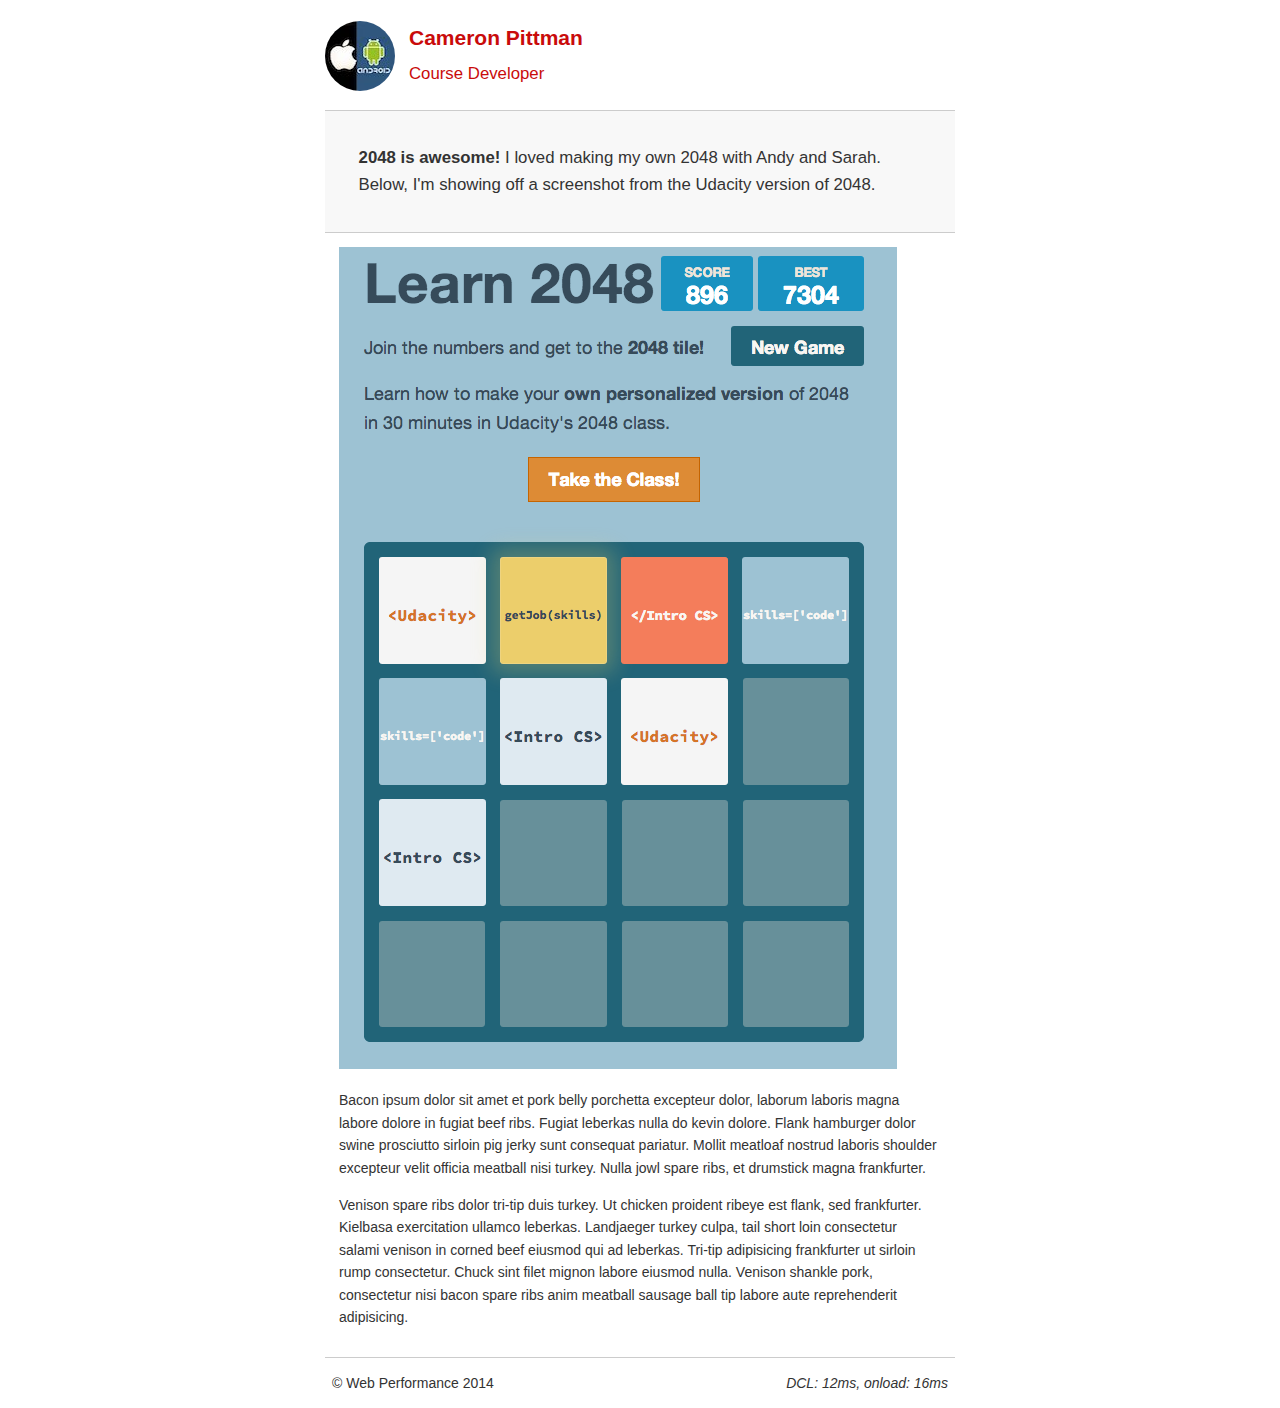
<file: project-2048.html>
<!DOCTYPE html>
<html lang="en">
  <head>
    <meta charset="utf-8">
    <meta name="viewport" content="width=device-width, initial-scale=1">
    <meta name="description" content=" FILL ME IN ">
    <meta name="author" content=" FILL ME IN ">
    <title>Cameron Pittman: Portfolio</title>

    <!-- Hmm, what is the impact of web fonts on speed? Measure it... -->
    <!-- <link href="//fonts.googleapis.com/css?family=Open+Sans:400,700" rel="stylesheet"> -->

    <link href="css/style.css" rel="stylesheet">
    <link href="css/print.css" rel="stylesheet">

    <script>
      (function(w,g){w['GoogleAnalyticsObject']=g;
      w[g]=w[g]||function(){(w[g].q=w[g].q||[]).push(arguments)};w[g].l=1*new Date();})(window,'ga');

      // Optional TODO: replace with your Google Analytics profile ID.
      ga('create', 'UA-XXXX-Y');
      ga('send', 'pageview');
    </script>
    <script src="//www.google-analytics.com/analytics.js"></script>
    <script src="js/perfmatters.js"></script>
  </head>

  <body>
    <header>
      <a href="/"><img src="img/profilepic.jpg"></a>
      <p>Cameron Pittman<br><span>Course Developer</span></p>
    </header>

    <div class="container">
      <div class="hero">
        <strong>2048 is awesome!</strong> I loved making my own 2048 with Andy and Sarah. Below, I'm showing off a screenshot from the Udacity version of 2048.
      </div>

      <div class="content">

        <img class="img-responsive" src="img/2048.png">

        <p>Bacon ipsum dolor sit amet et pork belly porchetta excepteur dolor, laborum laboris magna labore dolore in fugiat beef ribs. Fugiat leberkas nulla do kevin dolore. Flank hamburger dolor swine prosciutto sirloin pig jerky sunt consequat pariatur. Mollit meatloaf nostrud laboris shoulder excepteur velit officia meatball nisi turkey. Nulla jowl spare ribs, et drumstick magna frankfurter.</p>

        <p>Venison spare ribs dolor tri-tip duis turkey. Ut chicken proident ribeye est flank, sed frankfurter. Kielbasa exercitation ullamco leberkas. Landjaeger turkey culpa, tail short loin consectetur salami venison in corned beef eiusmod qui ad leberkas. Tri-tip adipisicing frankfurter ut sirloin rump consectetur. Chuck sint filet mignon labore eiusmod nulla. Venison shankle pork, consectetur nisi bacon spare ribs anim meatball sausage ball tip labore aute reprehenderit adipisicing.</p>

    </div>

    <footer>
      <p>&copy; Web Performance 2014 <span id="crp-stats"></span></p>
    </footer>
  </body>
</html>
</file>
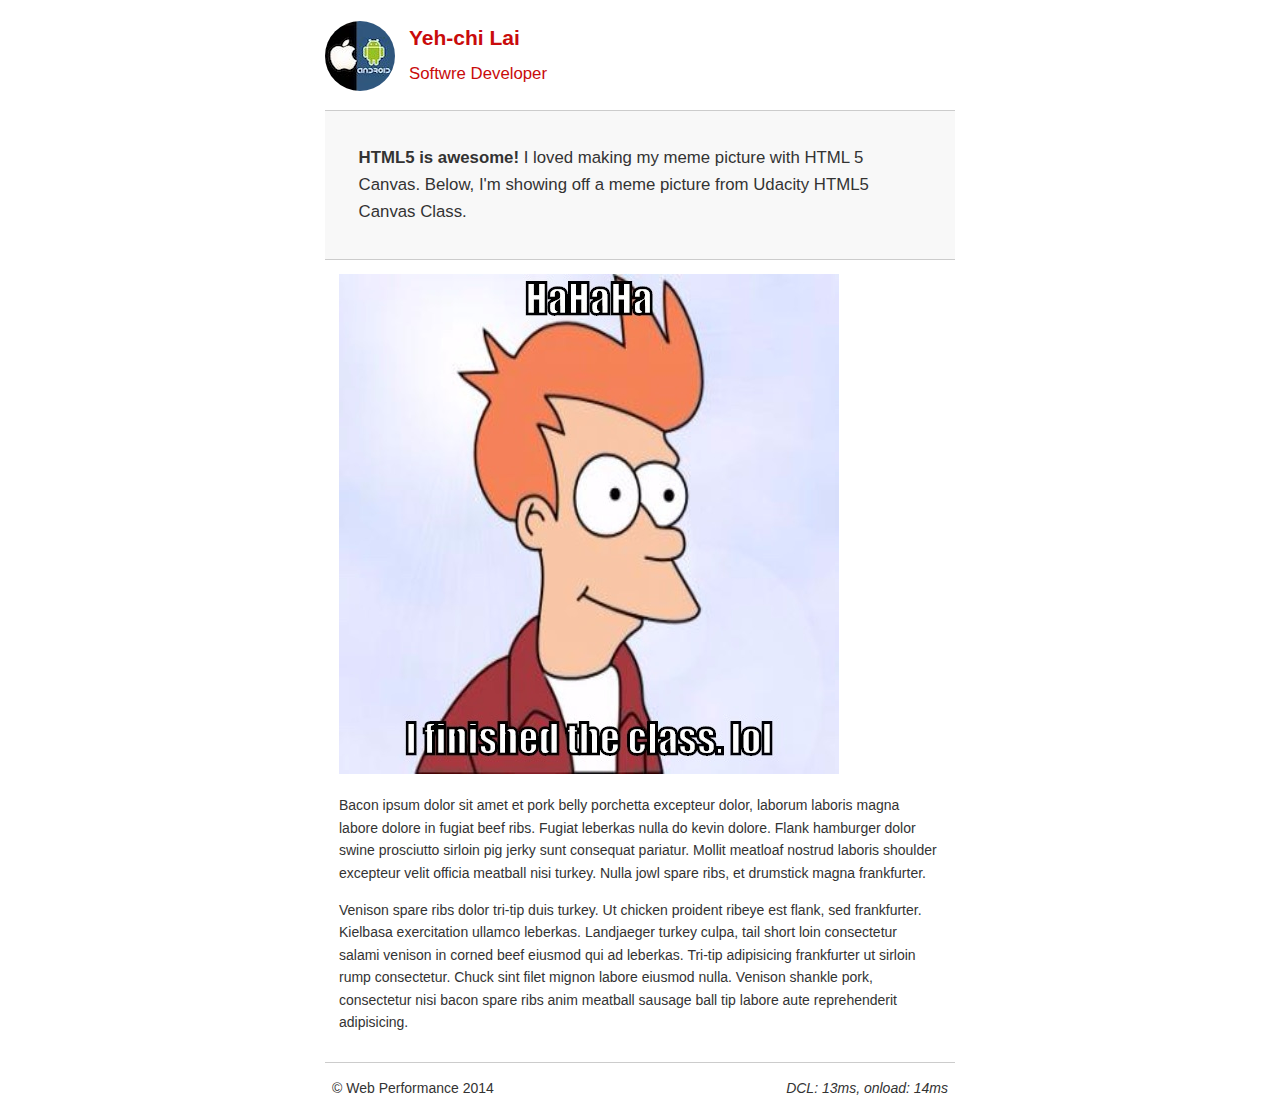
<file: project-HTML5.html>
<!DOCTYPE html>
<html lang="en">
  <head>
    <meta charset="utf-8">
    <meta name="viewport" content="width=device-width, initial-scale=1">
    <meta name="description" content=" FILL ME IN ">
    <meta name="author" content=" FILL ME IN ">
    <title>Yeh-chi Lai: Portfolio</title>

    <!-- Hmm, what is the impact of web fonts on speed? Measure it... -->
    <!-- <link href="//fonts.googleapis.com/css?family=Open+Sans:400,700" rel="stylesheet"> -->

    <link href="css/style.css" rel="stylesheet">
    <link href="css/print.css" rel="stylesheet" mdeia="print">

    <script>
      (function(w,g){w['GoogleAnalyticsObject']=g;
      w[g]=w[g]||function(){(w[g].q=w[g].q||[]).push(arguments)};w[g].l=1*new Date();})(window,'ga');

      // Optional TODO: replace with your Google Analytics profile ID.
      ga('create', 'UA-XXXX-Y');
      ga('send', 'pageview');
    </script>
    <script src="//www.google-analytics.com/analytics.js"></script>
    <script src="js/perfmatters.js"></script>
  </head>

  <body>
    <header>
      <a href="/"><img src="img/profilepic.jpg"></a>
      <p>Yeh-chi Lai<br><span>Softwre Developer</span></p>
    </header>

    <div class="container">
      <div class="hero">
        <strong>HTML5 is awesome!</strong> I loved making my meme picture with HTML 5 Canvas. Below, I'm showing off a meme picture from Udacity HTML5 Canvas Class.
      </div>

      <div class="content">

        <img class="img-responsive" src="img/HTML5.jpg">

        <p>Bacon ipsum dolor sit amet et pork belly porchetta excepteur dolor, laborum laboris magna labore dolore in fugiat beef ribs. Fugiat leberkas nulla do kevin dolore. Flank hamburger dolor swine prosciutto sirloin pig jerky sunt consequat pariatur. Mollit meatloaf nostrud laboris shoulder excepteur velit officia meatball nisi turkey. Nulla jowl spare ribs, et drumstick magna frankfurter.</p>

        <p>Venison spare ribs dolor tri-tip duis turkey. Ut chicken proident ribeye est flank, sed frankfurter. Kielbasa exercitation ullamco leberkas. Landjaeger turkey culpa, tail short loin consectetur salami venison in corned beef eiusmod qui ad leberkas. Tri-tip adipisicing frankfurter ut sirloin rump consectetur. Chuck sint filet mignon labore eiusmod nulla. Venison shankle pork, consectetur nisi bacon spare ribs anim meatball sausage ball tip labore aute reprehenderit adipisicing.</p>

    </div>

    <footer>
      <p>&copy; Web Performance 2014 <span id="crp-stats"></span></p>
    </footer>
  </body>
</html>
</file>
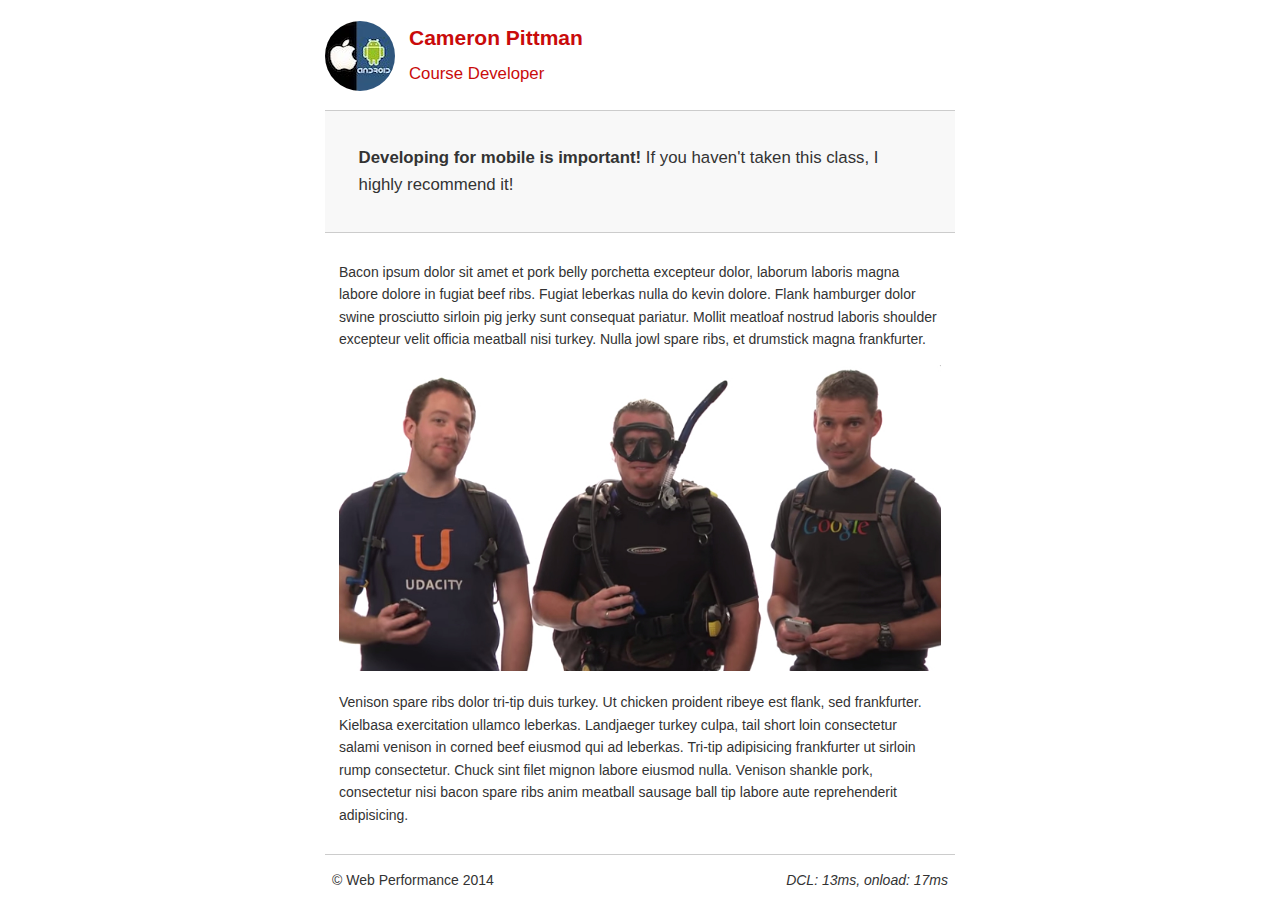
<file: project-mobile.html>
<!DOCTYPE html>
<html lang="en">
  <head>
    <meta charset="utf-8">
    <meta name="viewport" content="width=device-width, initial-scale=1">
    <meta name="description" content=" FILL ME IN ">
    <meta name="author" content=" FILL ME IN ">
    <title>Cameron Pitman: Portfolio</title>

    <!-- Hmm, what is the impact of web fonts on speed? Measure it... -->
    <!-- <link href="//fonts.googleapis.com/css?family=Open+Sans:400,700" rel="stylesheet"> -->

    <link href="css/style.css" rel="stylesheet">
    <link href="css/print.css" rel="stylesheet">

    <script>
      (function(w,g){w['GoogleAnalyticsObject']=g;
      w[g]=w[g]||function(){(w[g].q=w[g].q||[]).push(arguments)};w[g].l=1*new Date();})(window,'ga');

      // Optional TODO: replace with your Google Analytics profile ID.
      ga('create', 'UA-XXXX-Y');
      ga('send', 'pageview');
    </script>
    <script src="http://www.google-analytics.com/analytics.js"></script>
    <script async src="js/perfmatters.js"></script>
  </head>

  <body>
    <header>
      <a href="/"><img src="img/profilepic.jpg"></a>
      <p>Cameron Pittman<br><span>Course Developer</span></p>
    </header>

    <div class="container">
      <div class="hero">
        <strong>Developing for mobile is important!</strong> If you haven't taken this class, I highly recommend it!
      </div>

      <div class="content">

        <p>Bacon ipsum dolor sit amet et pork belly porchetta excepteur dolor, laborum laboris magna labore dolore in fugiat beef ribs. Fugiat leberkas nulla do kevin dolore. Flank hamburger dolor swine prosciutto sirloin pig jerky sunt consequat pariatur. Mollit meatloaf nostrud laboris shoulder excepteur velit officia meatball nisi turkey. Nulla jowl spare ribs, et drumstick magna frankfurter.</p>

        <img src="img/mobilewebdev.jpg">

        <p>Venison spare ribs dolor tri-tip duis turkey. Ut chicken proident ribeye est flank, sed frankfurter. Kielbasa exercitation ullamco leberkas. Landjaeger turkey culpa, tail short loin consectetur salami venison in corned beef eiusmod qui ad leberkas. Tri-tip adipisicing frankfurter ut sirloin rump consectetur. Chuck sint filet mignon labore eiusmod nulla. Venison shankle pork, consectetur nisi bacon spare ribs anim meatball sausage ball tip labore aute reprehenderit adipisicing.</p>

    </div>

    <footer>
      <p>&copy; Web Performance 2014 <span id="crp-stats"></span></p>
    </footer>
  </body>
</html>
</file>
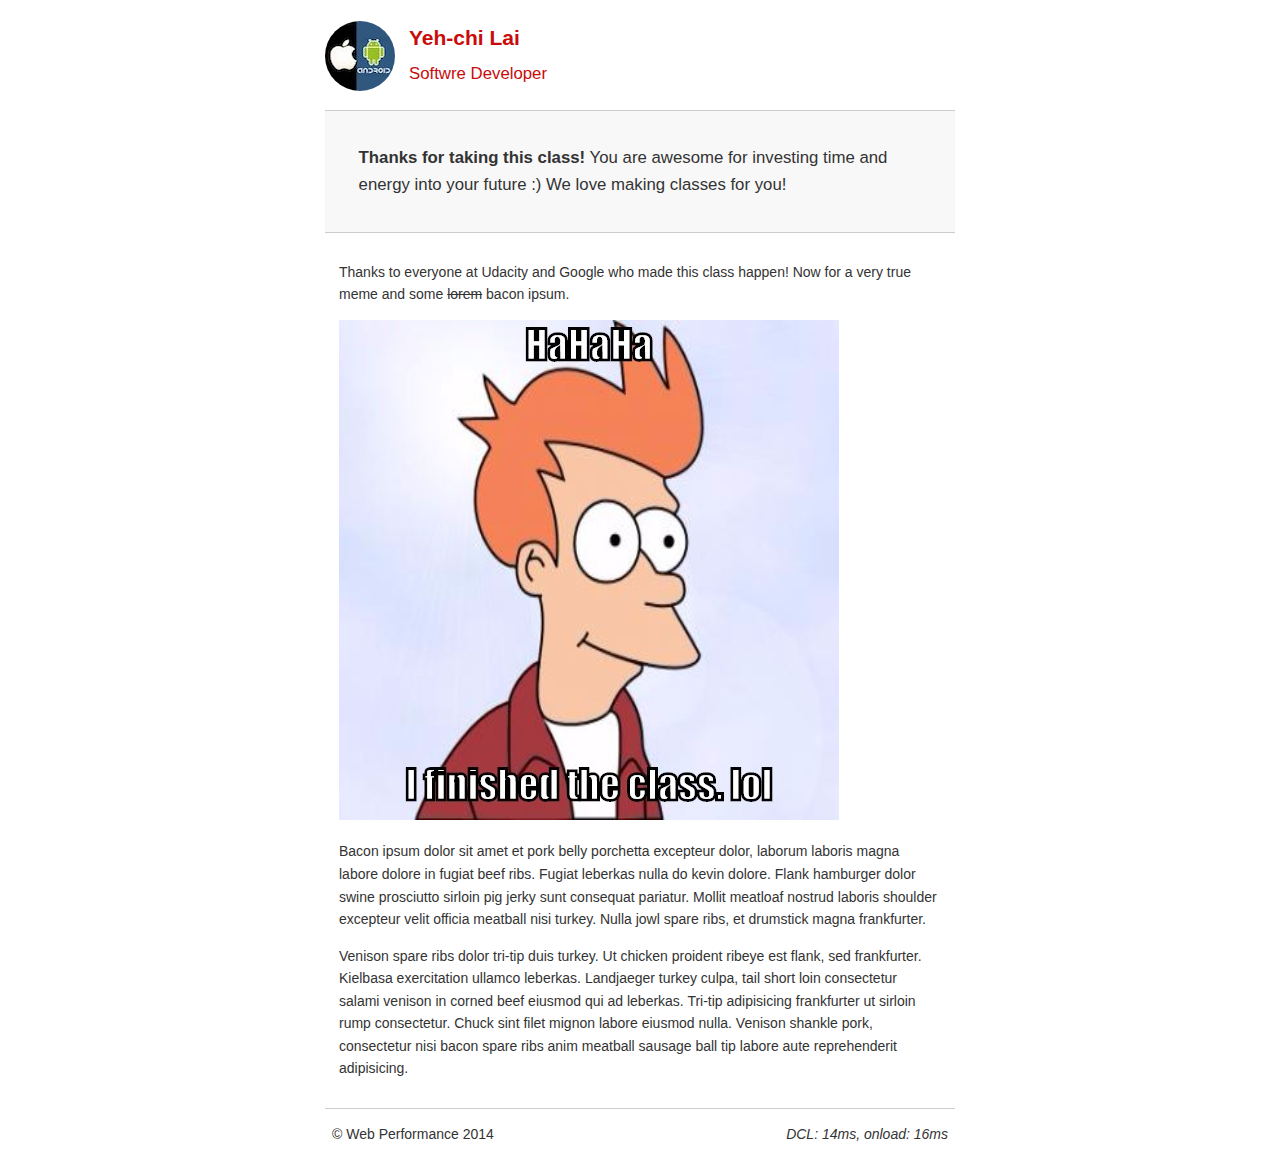
<file: project-webperf.html>
<!DOCTYPE html>
<html lang="en">
  <head>
    <meta charset="utf-8">
    <meta name="viewport" content="width=device-width, initial-scale=1">
    <meta name="description" content=" FILL ME IN ">
    <meta name="author" content=" FILL ME IN ">
    <title>Yeh-chi Lai: Portfolio</title>

    <!-- Hmm, what is the impact of web fonts on speed? Measure it... -->
    <!-- <link href="//fonts.googleapis.com/css?family=Open+Sans:400,700" rel="stylesheet"> -->

    <link href="css/style.css" rel="stylesheet">
    <link href="css/print.css" rel="stylesheet" mdeia="print">

    <script>
      (function(w,g){w['GoogleAnalyticsObject']=g;
      w[g]=w[g]||function(){(w[g].q=w[g].q||[]).push(arguments)};w[g].l=1*new Date();})(window,'ga');

      // Optional TODO: replace with your Google Analytics profile ID.
      ga('create', 'UA-XXXX-Y');
      ga('send', 'pageview');
    </script>
    <script src="http://www.google-analytics.com/analytics.js"></script>
    <script async src="js/perfmatters.js"></script>
  </head>

  <body>
    <header>
      <a href="/"><img src="img/profilepic.jpg"></a>
      <p>Yeh-chi Lai<br><span>Softwre Developer</span></p>
    </header>

    <div class="container">
      <div class="hero">
        <strong>Thanks for taking this class!</strong> You are awesome for investing time and energy into your future :) We love making classes for you!
      </div>

      <div class="content">

        <p>Thanks to everyone at Udacity and Google who made this class happen! Now for a very true meme and some <strike>lorem</strike> bacon ipsum.</p>

        <img src="img/HTML5.jpg">

        <p>Bacon ipsum dolor sit amet et pork belly porchetta excepteur dolor, laborum laboris magna labore dolore in fugiat beef ribs. Fugiat leberkas nulla do kevin dolore. Flank hamburger dolor swine prosciutto sirloin pig jerky sunt consequat pariatur. Mollit meatloaf nostrud laboris shoulder excepteur velit officia meatball nisi turkey. Nulla jowl spare ribs, et drumstick magna frankfurter.</p>

        <p>Venison spare ribs dolor tri-tip duis turkey. Ut chicken proident ribeye est flank, sed frankfurter. Kielbasa exercitation ullamco leberkas. Landjaeger turkey culpa, tail short loin consectetur salami venison in corned beef eiusmod qui ad leberkas. Tri-tip adipisicing frankfurter ut sirloin rump consectetur. Chuck sint filet mignon labore eiusmod nulla. Venison shankle pork, consectetur nisi bacon spare ribs anim meatball sausage ball tip labore aute reprehenderit adipisicing.</p>

    </div>

    <footer>
      <p>&copy; Web Performance 2014 <span id="crp-stats"></span></p>
    </footer>
  </body>
</html>
</file>
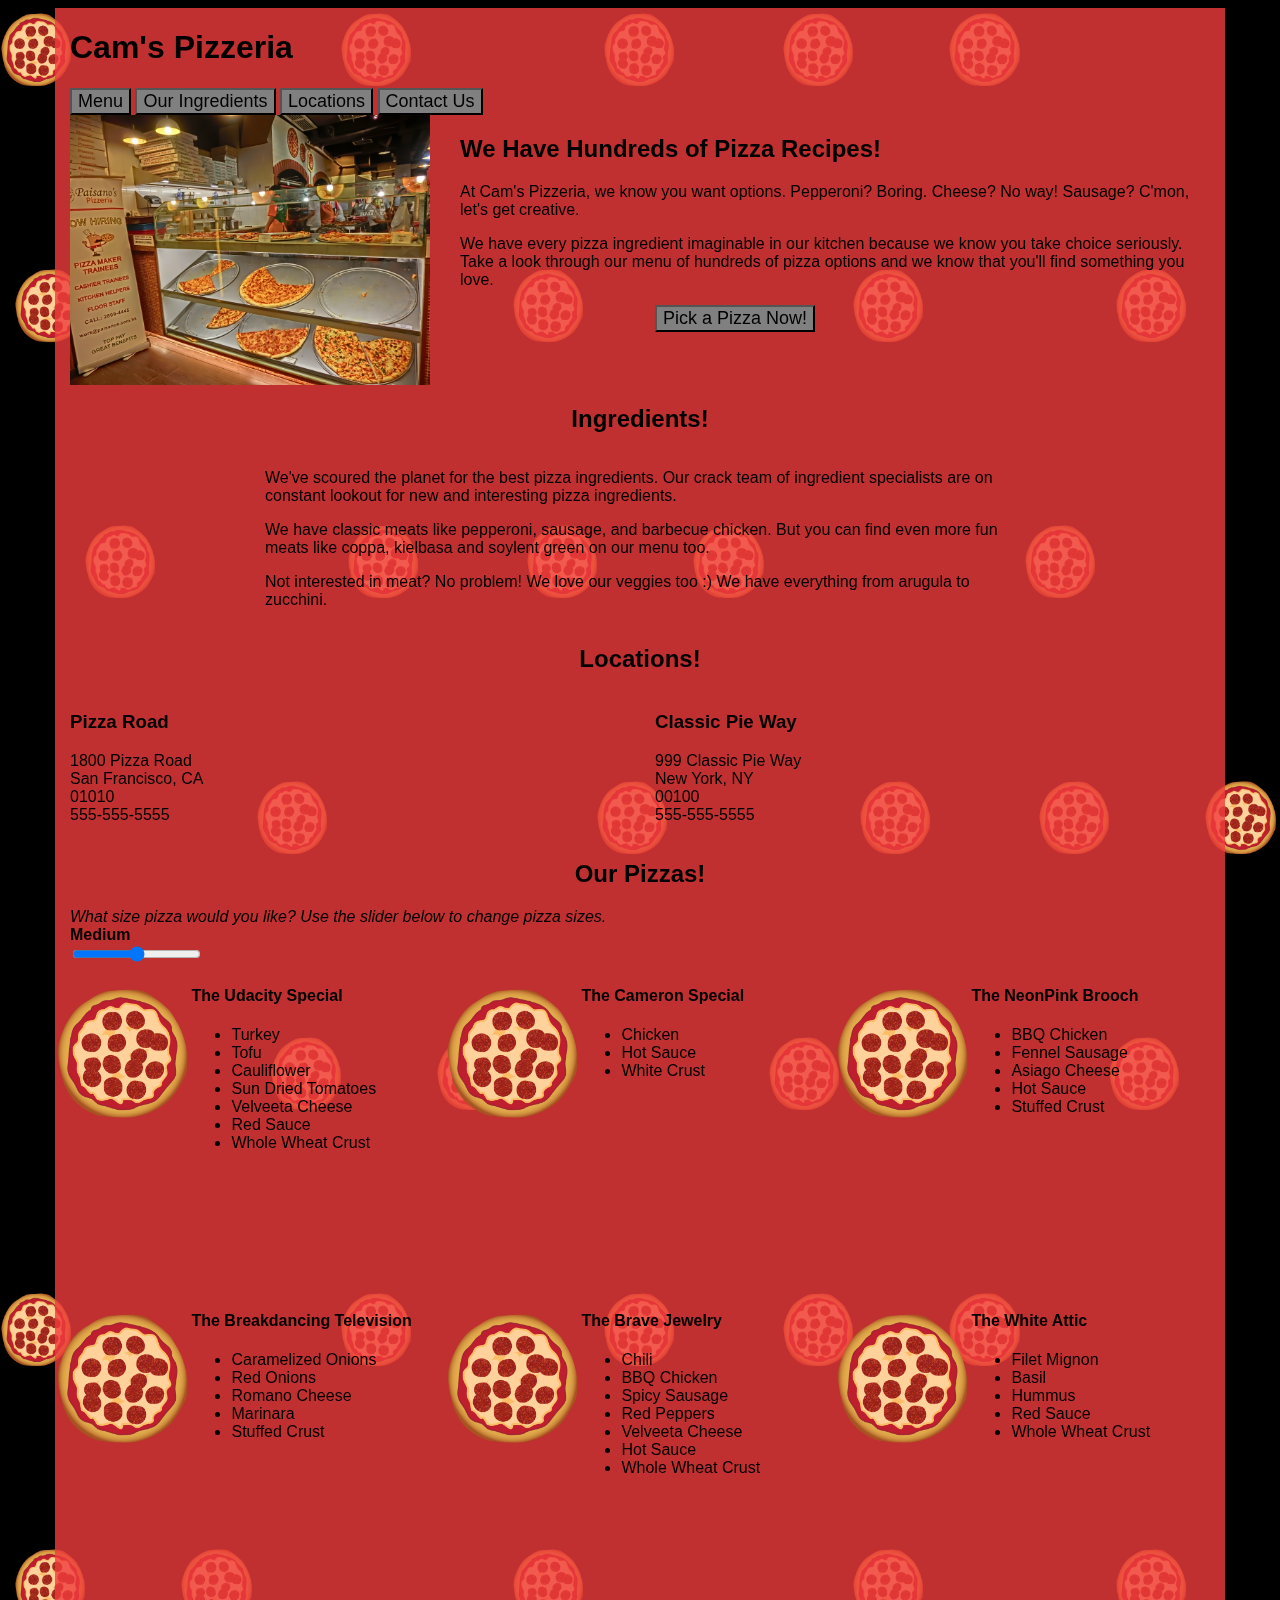
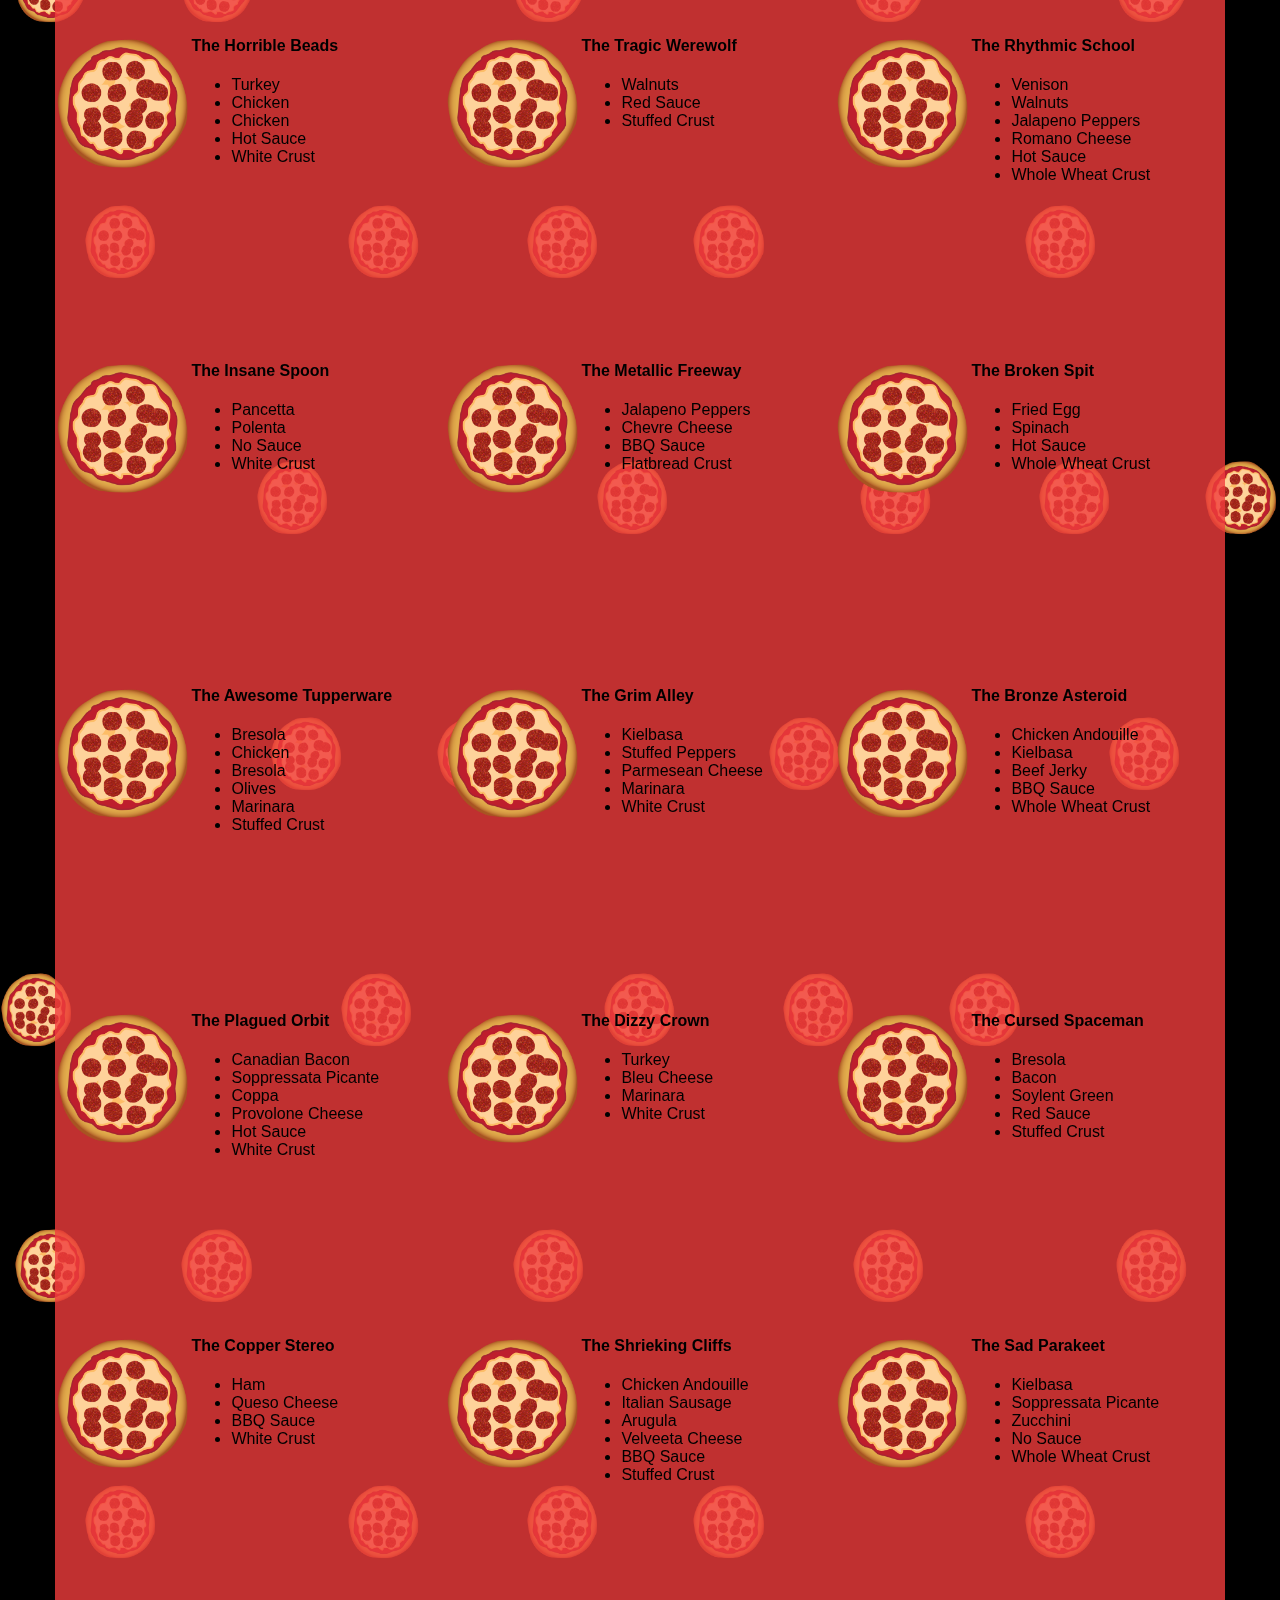
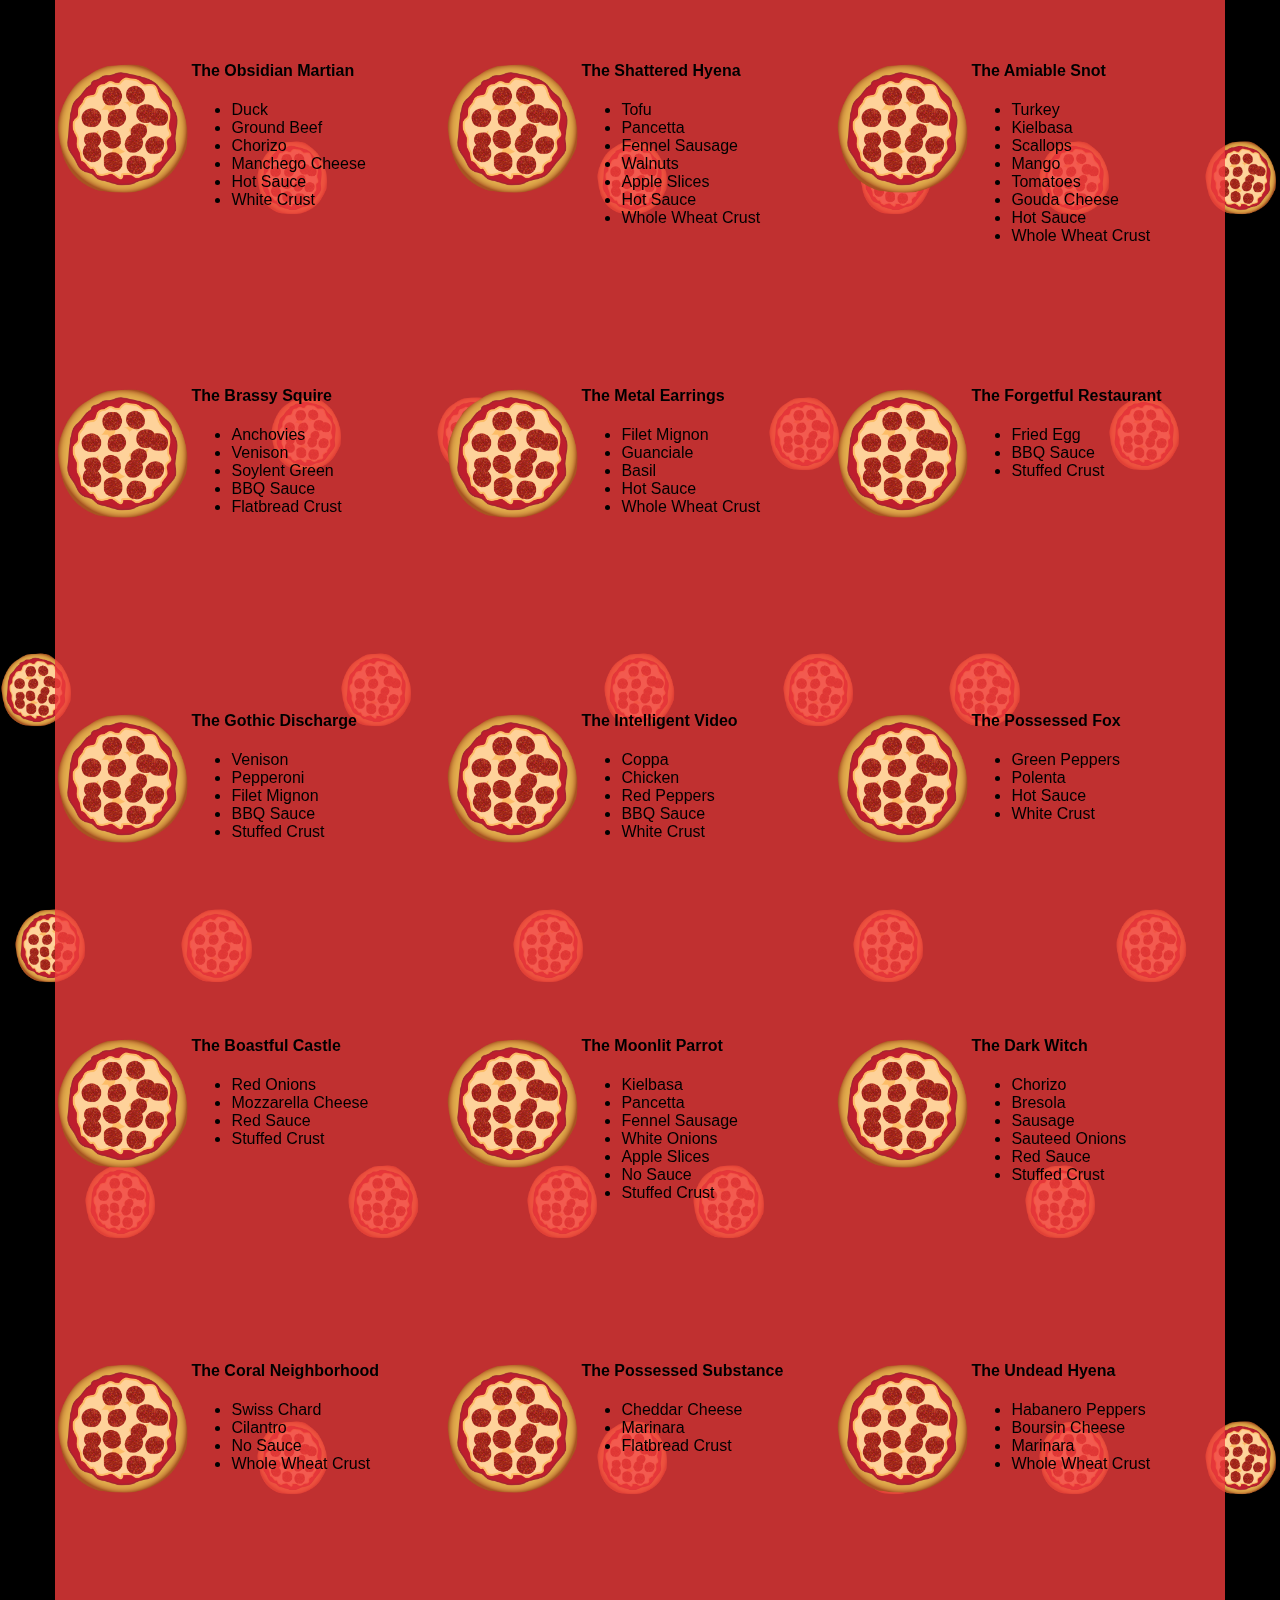
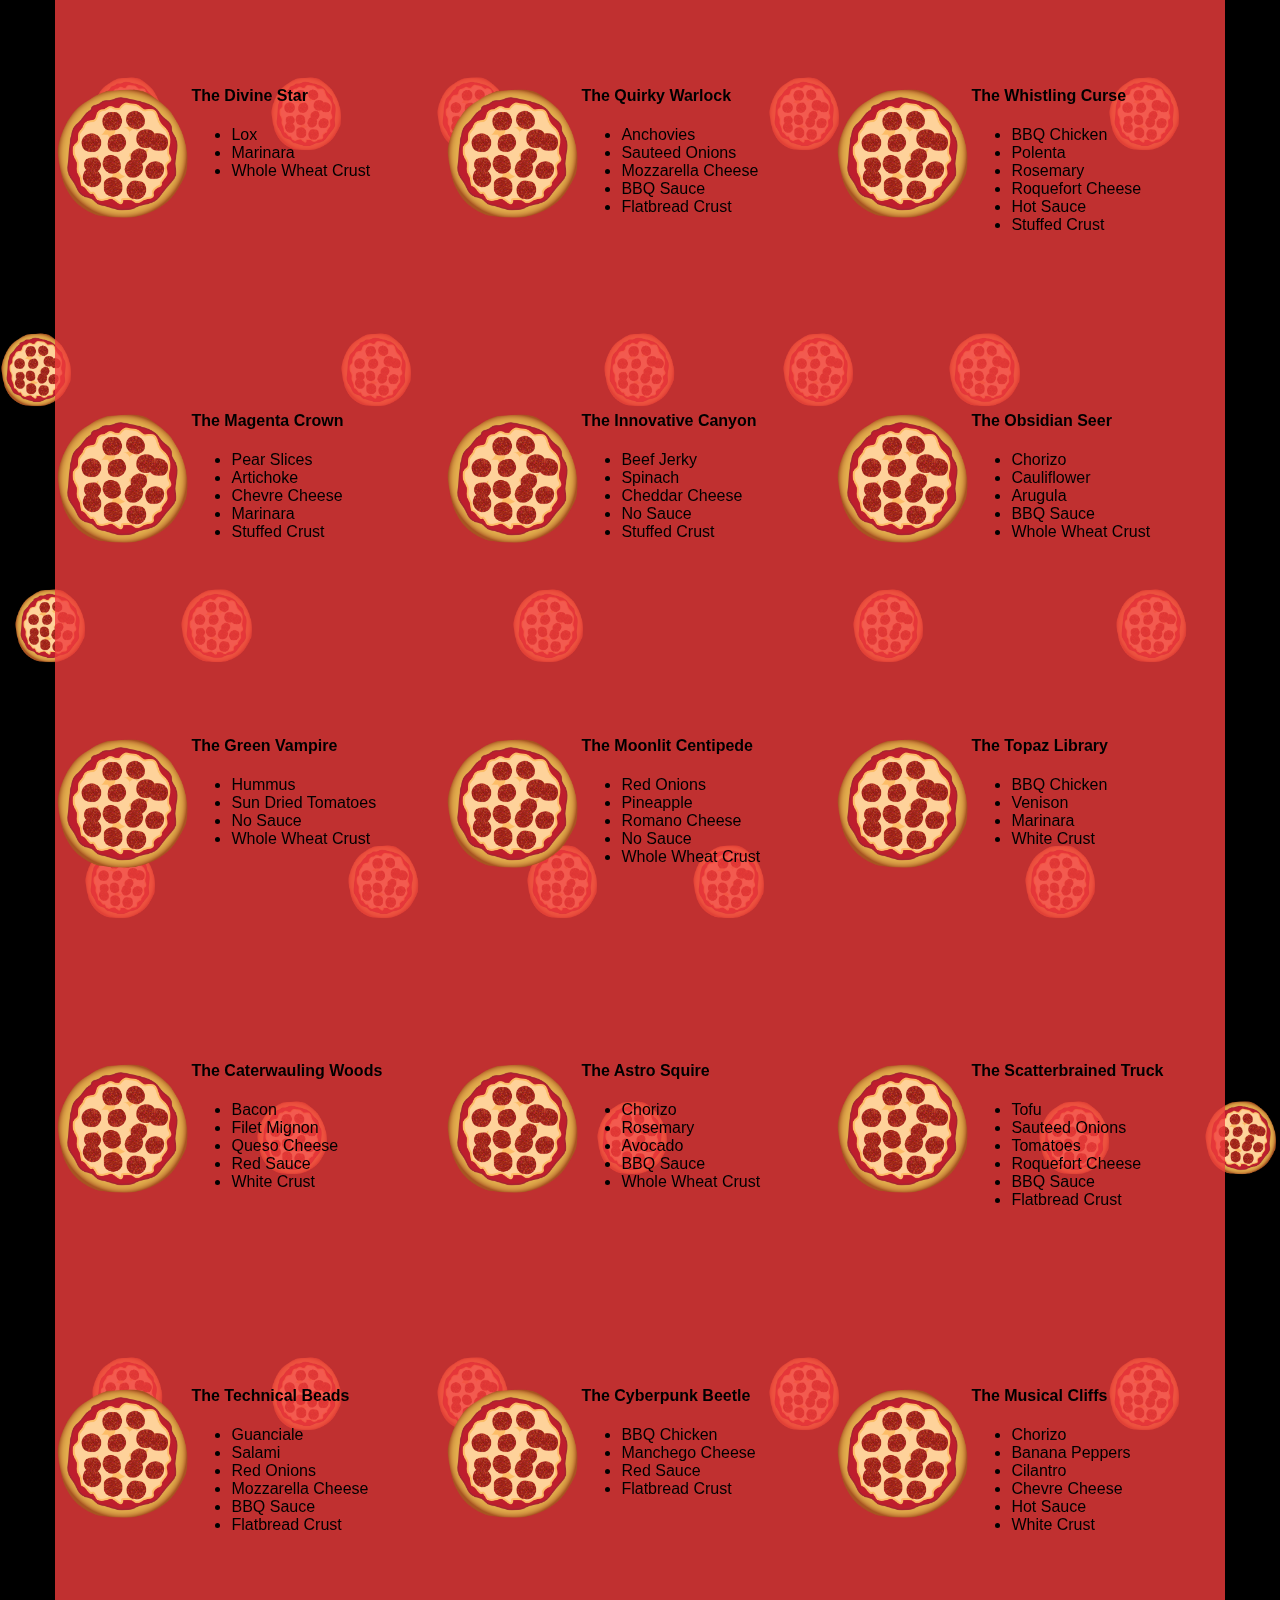
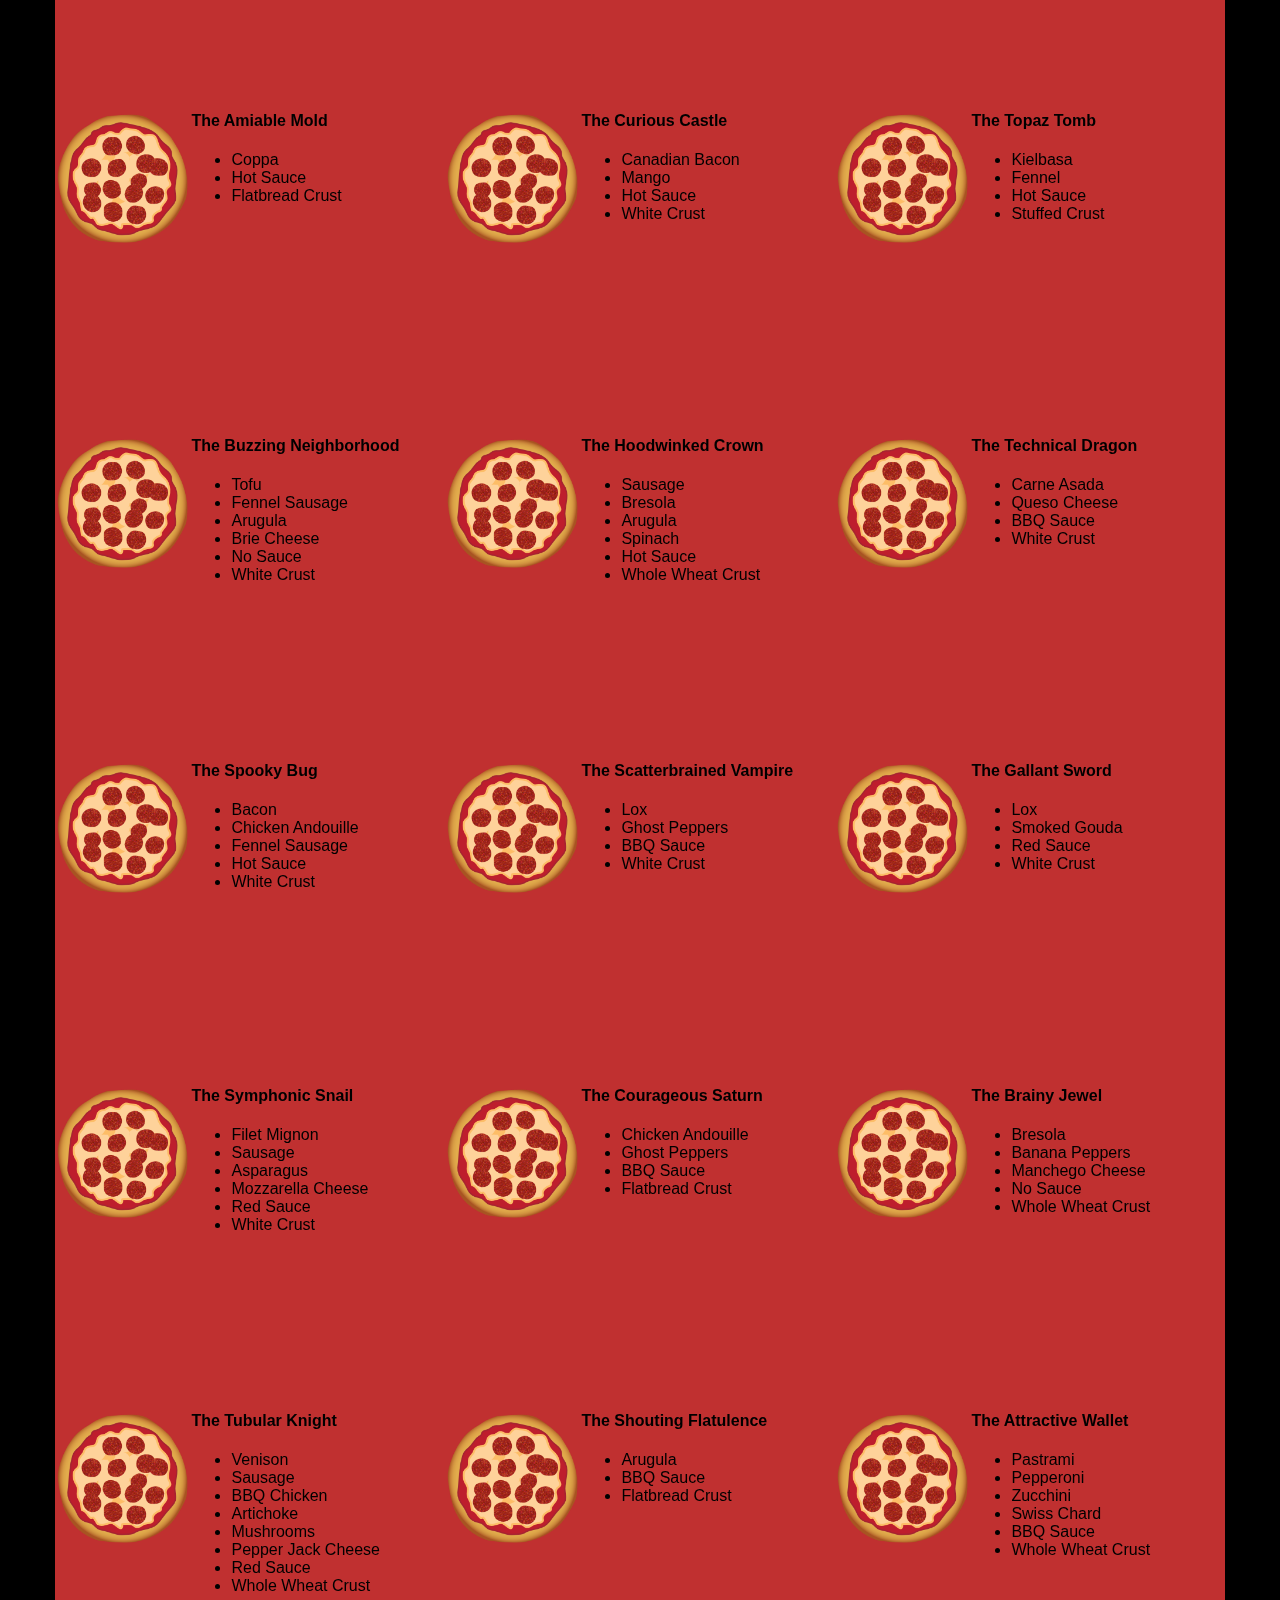
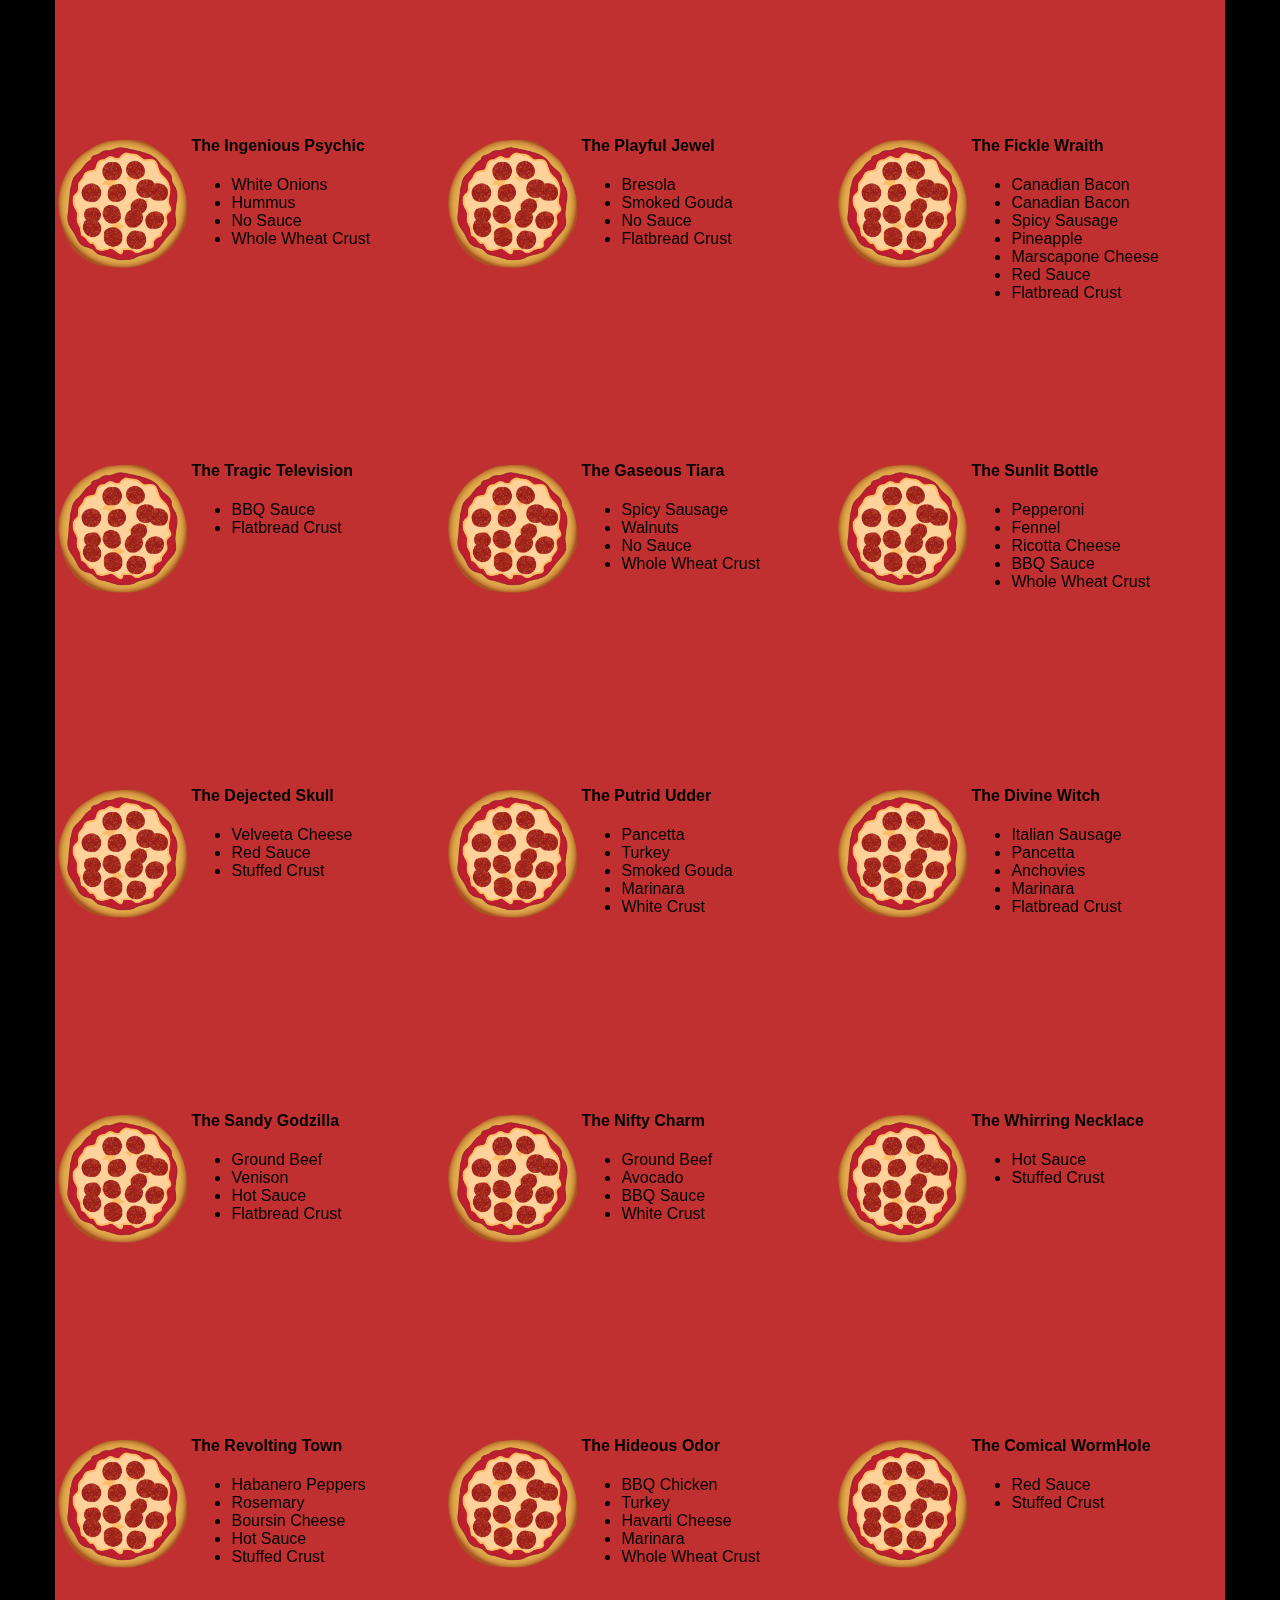
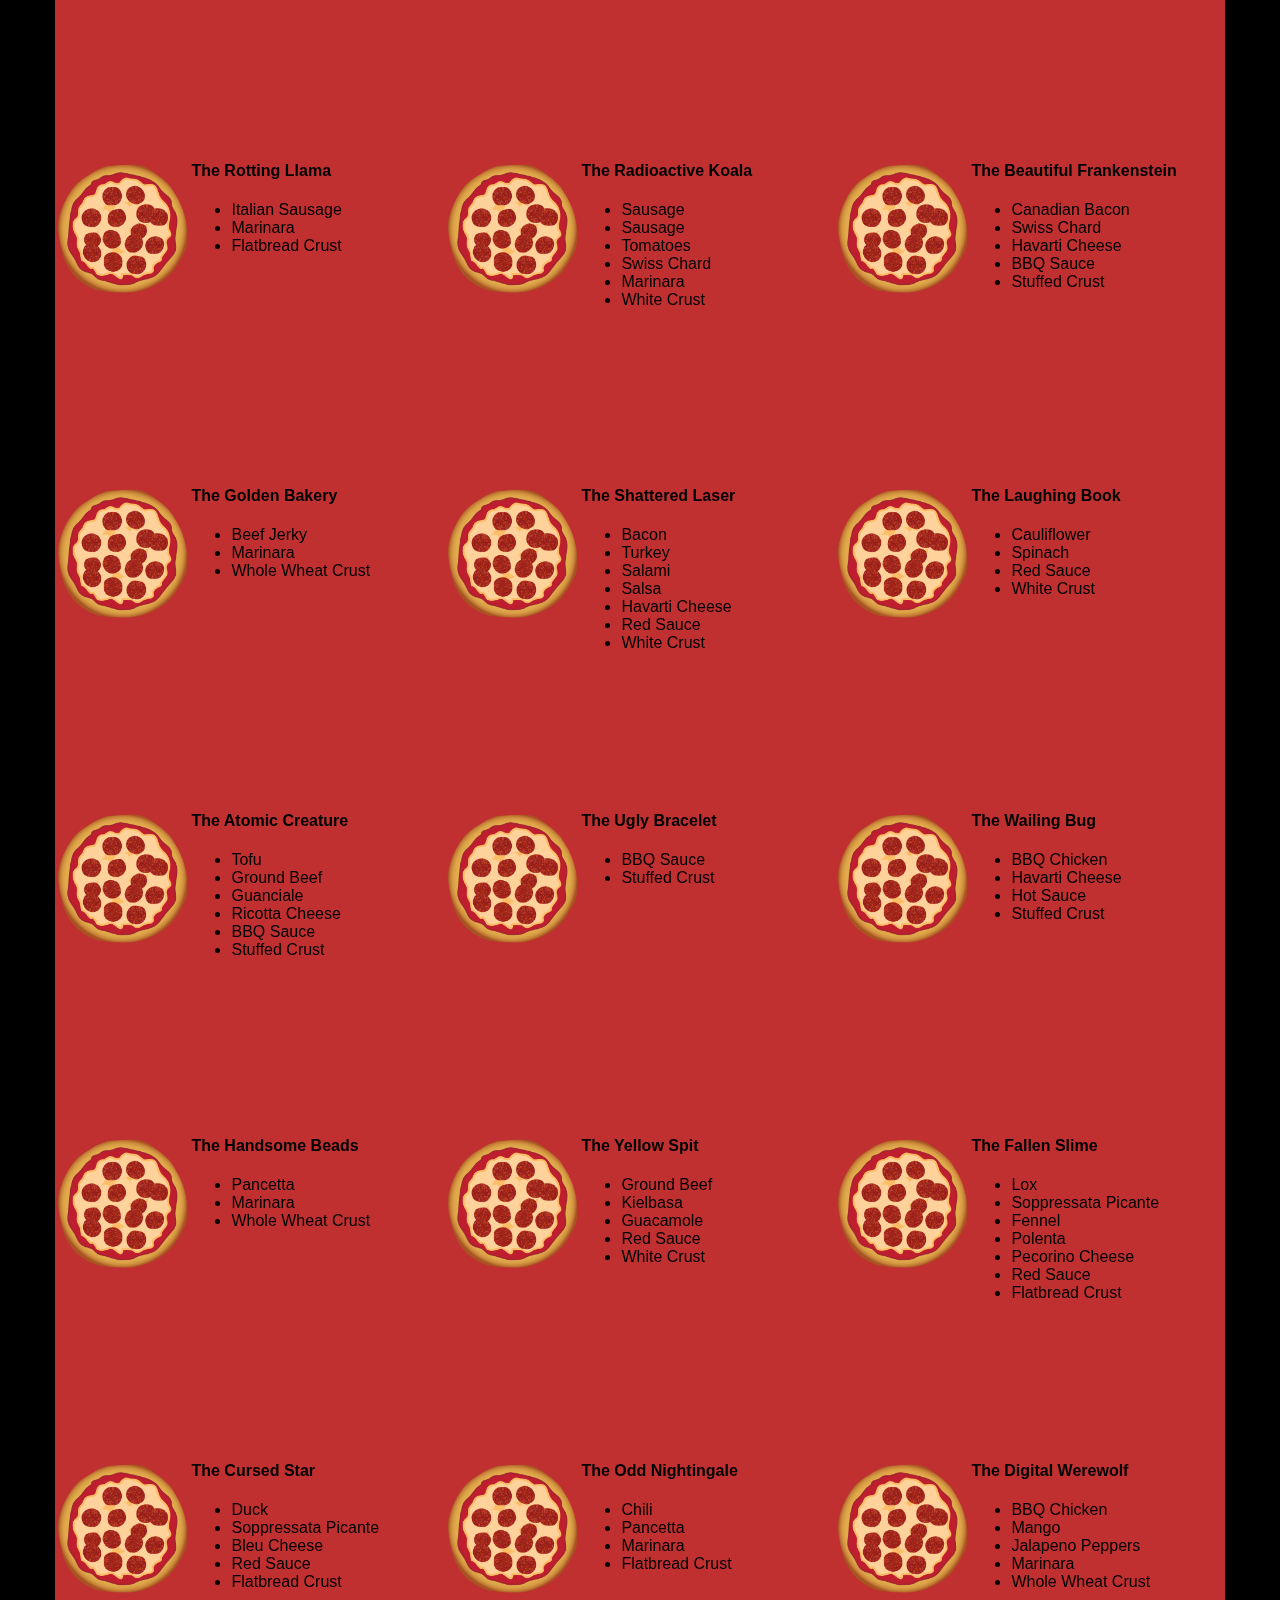
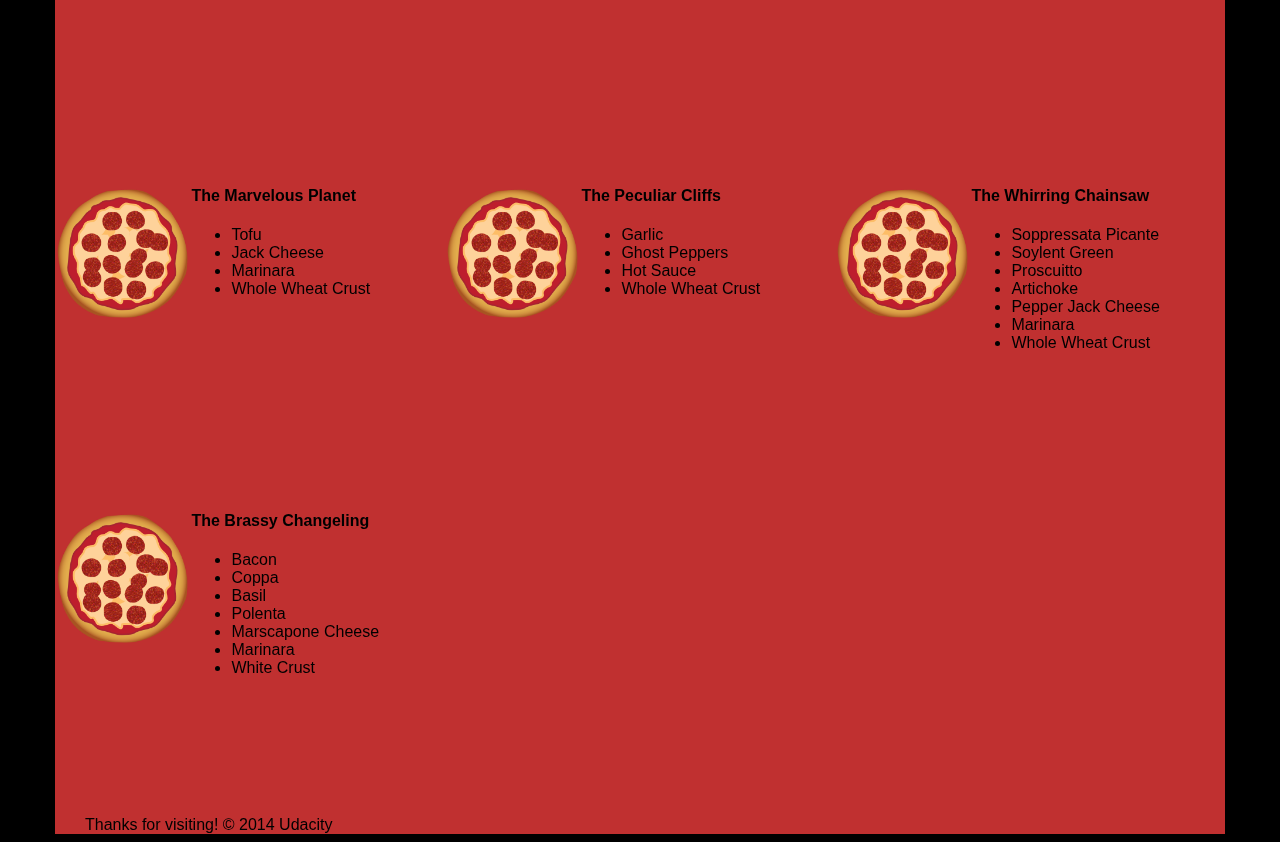
<file: views/pizza.html>
<!DOCTYPE HTML>
<html>
<head>
  <link rel="stylesheet" href="css/style.css">
  <link rel="stylesheet" href="css/bootstrap-grid.css">
</head>

<body>
  <div class="container">
    <div id="header" class="row">
      <div class="col-md-6">
        <div class="row">
          <div class="col-md-12">
            <h1>Cam's Pizzeria</h1>
            <div class="row">
              <div id="menu" class="col-md-12">
                <form action="#randomPizzas">
                  <input type="submit" value="Menu">
                </form>
                <form action="#ingredients">
                  <input type="submit" value="Our Ingredients">
                </form>
                <form action="#locations">
                  <input type="submit" value="Locations">
                </form>
                <form action="#" onsubmit="alert('Thanks for clicking! This button doesn\'t do anything because this is a fake pizzeria :\)')">
                  <input type="submit" value="Contact Us">
                </form>
              </div>
            </div>
          </div>
        </div>
      </div>
      <div id="movingPizzas1" class="col-md-6">
      </div>
    </div>
    <div id="callToAction" class="row">
      <div class="col-md-4">
        <img src="images/pizzeria.jpg" class="img-responsive"> <!-- Image credit to: http://commons.wikimedia.org/wiki/File:HK_TST_night_%E5%98%89%E8%98%AD%E9%81%93_Granville_Road_restaurant_Paisano's_Pizzeria_pizza_Dec-2013.JPG -->
      </div>
      <div class="col-md-8">
        <div class="row">
          <div class="col-md-12">
            <h2>We Have Hundreds of Pizza Recipes!</h2>
            <p>At Cam's Pizzeria, we know you want options. Pepperoni? Boring. Cheese? No way! Sausage? C'mon, let's get creative.</p>

            <p>We have every pizza ingredient imaginable in our kitchen because we know you take choice seriously. Take a look through our menu of hundreds of pizza options and we know that you'll find something you love.</p>
          </div>
        </div>
        <div class="row">
          <div class="col-md-6 col-md-push-3">
            <form action="#randomPizzas">
              <input type="submit" value="Pick a Pizza Now!">
            </form>
          </div>
        </div>
      </div>
    </div>
    <div id="ingredients" class="row">
      <div class="col-md-8 col-md-push-2">
        <div class="row">
          <div class="col-md-12 centered">
            <h2>Ingredients!</h2>
          </div>
        </div>
        <div class="row">
          <div class="col-md-12">
            <p>We've scoured the planet for the best pizza ingredients. Our crack team of ingredient specialists are on constant lookout for new and interesting pizza ingredients.</p>

            <p>We have classic meats like pepperoni, sausage, and barbecue chicken. But you can find even more fun meats like coppa, kielbasa and soylent green on our menu too.</p>

            <p>Not interested in meat? No problem! We love our veggies too :) We have everything from arugula to zucchini.</p>
          </div>
        </div>
      </div>
    </div>
    <div id="locations" class="row">
      <div class="col-md-12">
        <h2 style="text-align: center">Locations!</h2>
        <div class="row">
          <div class="col-md-6">
            <h3>Pizza Road</h3>
            <p>1800 Pizza Road<br>San Francisco, CA<br>01010<br>555-555-5555</p>
          </div>
          <div class="col-md-6">
            <h3>Classic Pie Way</h3>
            <p>999 Classic Pie Way<br>New York, NY<br>00100<br>555-555-5555</p>
          </div>
        </div>
      </div>
    </div>
    <div id="pizzaGenerator" class="row">
      <div class="col-md-12">
        <h2 style="text-align: center">Our Pizzas!</h2>
        <div class="row">
          <div class="col-md-12">
            <em>What size pizza would you like? Use the slider below to change pizza sizes.</em>
          </div>
          <div id="pizzaSize" class="col-md-6">Medium</div>
          <div class="col-md-12">
            <input id="sizeSlider" type="range" min="1" max="3" value="2" step="1" onchange="resizePizzas(this.value)"></input>
          </div>
        </div>
        <div id="randomPizzas" class="row">
          <div id="pizza0" class="randomPizzaContainer" style="width:33.33%; height: 325px;">
            <div style="width:35%">
              <img src="images/pizza.png" class="img-responsive">
            </div>
            <div style="width:65%">
              <h4>The Udacity Special</h4>
              <ul>
                <li>Turkey</li>
                <li>Tofu</li>
                <li>Cauliflower</li>
                <li>Sun Dried Tomatoes</li>
                <li>Velveeta Cheese</li>
                <li>Red Sauce</li>
                <li>Whole Wheat Crust</li>
              </ul>
            </div>
          </div>
          <div id="pizza1" class="randomPizzaContainer" style="width:33.33%; height: 325px;">
            <div style="width:35%">
              <img src="images/pizza.png" class="img-responsive">
            </div>
            <div style="width:65%">
              <h4>The Cameron Special</h4>
              <ul>
                <li>Chicken</li>
                <li>Hot Sauce</li>
                <li>White Crust</li>
              </ul>
            </div>
          </div>
        </div>
      </div>
    </div>
    <div id="footer" class="col-md-12">Thanks for visiting! &copy; 2014 Udacity</div>
  </div>
  <script type="text/javascript" src="js/main.js"></script>
</body>

</html>
</html>
</file>
<file: css/style.css>
html {
  font-size: 100%;
  overflow-y: scroll;
  -webkit-tap-highlight-color: rgba(0,0,0,0);
  -ms-text-size-adjust: 100%;
  -webkit-text-size-adjust: none;
}
body { margin: 0; font-size: 14px; line-height: 1.61; font-weight: 400; }
body, button, input, select, textarea { font-family: 'Open Sans', sans-serif; color: #333; }

a { color: #12C; }
a:visited { color: #61C; }
a:focus { outline: thin dotted; }
a:hover, a:active { color: #c00; outline: 0; }

b, strong { font-weight: bold; }
pre, code { font-family: monospace, monospace; font-size: 1em; }
ul, ol { margin: 1em 0; padding: 0 0 0 20px; }
img { border: 0; max-width: 100%; }

body { background: #fff; }
header, footer, .container { max-width: 45em; margin: 0 auto; }

header { padding: 0 0.5em; color: #C90B0B; }
header img { border-radius: 40px; float: left; }
header p { font-size:1.5em; font-weight: bold; padding-left: 4em;}
header p span { font-size: 0.8em; font-weight: normal;}

.hero { padding: 2em; background-color: #f8f8f8; font-size:1.2em;
  border-bottom: 1px solid #ccc;
  border-top: 1px solid #ccc;
}

.content { padding: 1em 1em; }
.content li { list-style-type: none; font-size: 1.1em;}
li img { float:left; padding-right: 1em; }
li p { font-size: 0.9em; font-style: italic; }

footer {
  padding: 0 0.5em;
  border-top: 1px solid #ccc;
}
footer span { float: right; font-style: italic; }

/* Smartphones (portrait) */
@media only screen and (max-width: 480px) {
  body { font-size: 12px;}
  header p { padding-left: 4.5em;}
}
</file>
<file: css/print.css>
@media print {
  * { background: transparent !important; color: black !important; text-shadow: none !important; filter:none !important; -ms-filter: none !important; }
  a, a:visited { color: #444 !important; text-decoration: underline; }
  a[href]:after { content: " (" attr(href) ")"; }
  tr, img { page-break-inside: avoid; }
  img { max-width: 100% !important; }
  @page { margin: 0.5cm; }
  p, h2, h3 { orphans: 3; widows: 3; }
  h2, h3{ page-break-after: avoid; }
}
</file>
<file: views/css/style.css>
/** {
  outline: 1px solid red !important;
}*/
* {
  -webkit-box-sizing: border-box;
  -moz-box-sizing: border-box;
  -box-sizing: border-box;
}

body {
  font-family: "Trebuchet MS", Helvetica, sans-serif;
  background: black;
}

input {
  background: grey;
  font-size: 18px;
}

form {
  display: inline-block;
}

.centered {
  text-align: center;
}

#pizzaSize {
  font-weight: 800;
}

.mover {
  position: fixed;
  width: 256px;
  z-index: -1;
}

.randomPizzaContainer {
  float: left;
  display: flex;
}

.randomPizzaContainer:after {
  content: "";
  display: table;
  clear:both;
}

 .container {
  background-color: rgba(240, 60, 60, 0.8);
}
</file>
